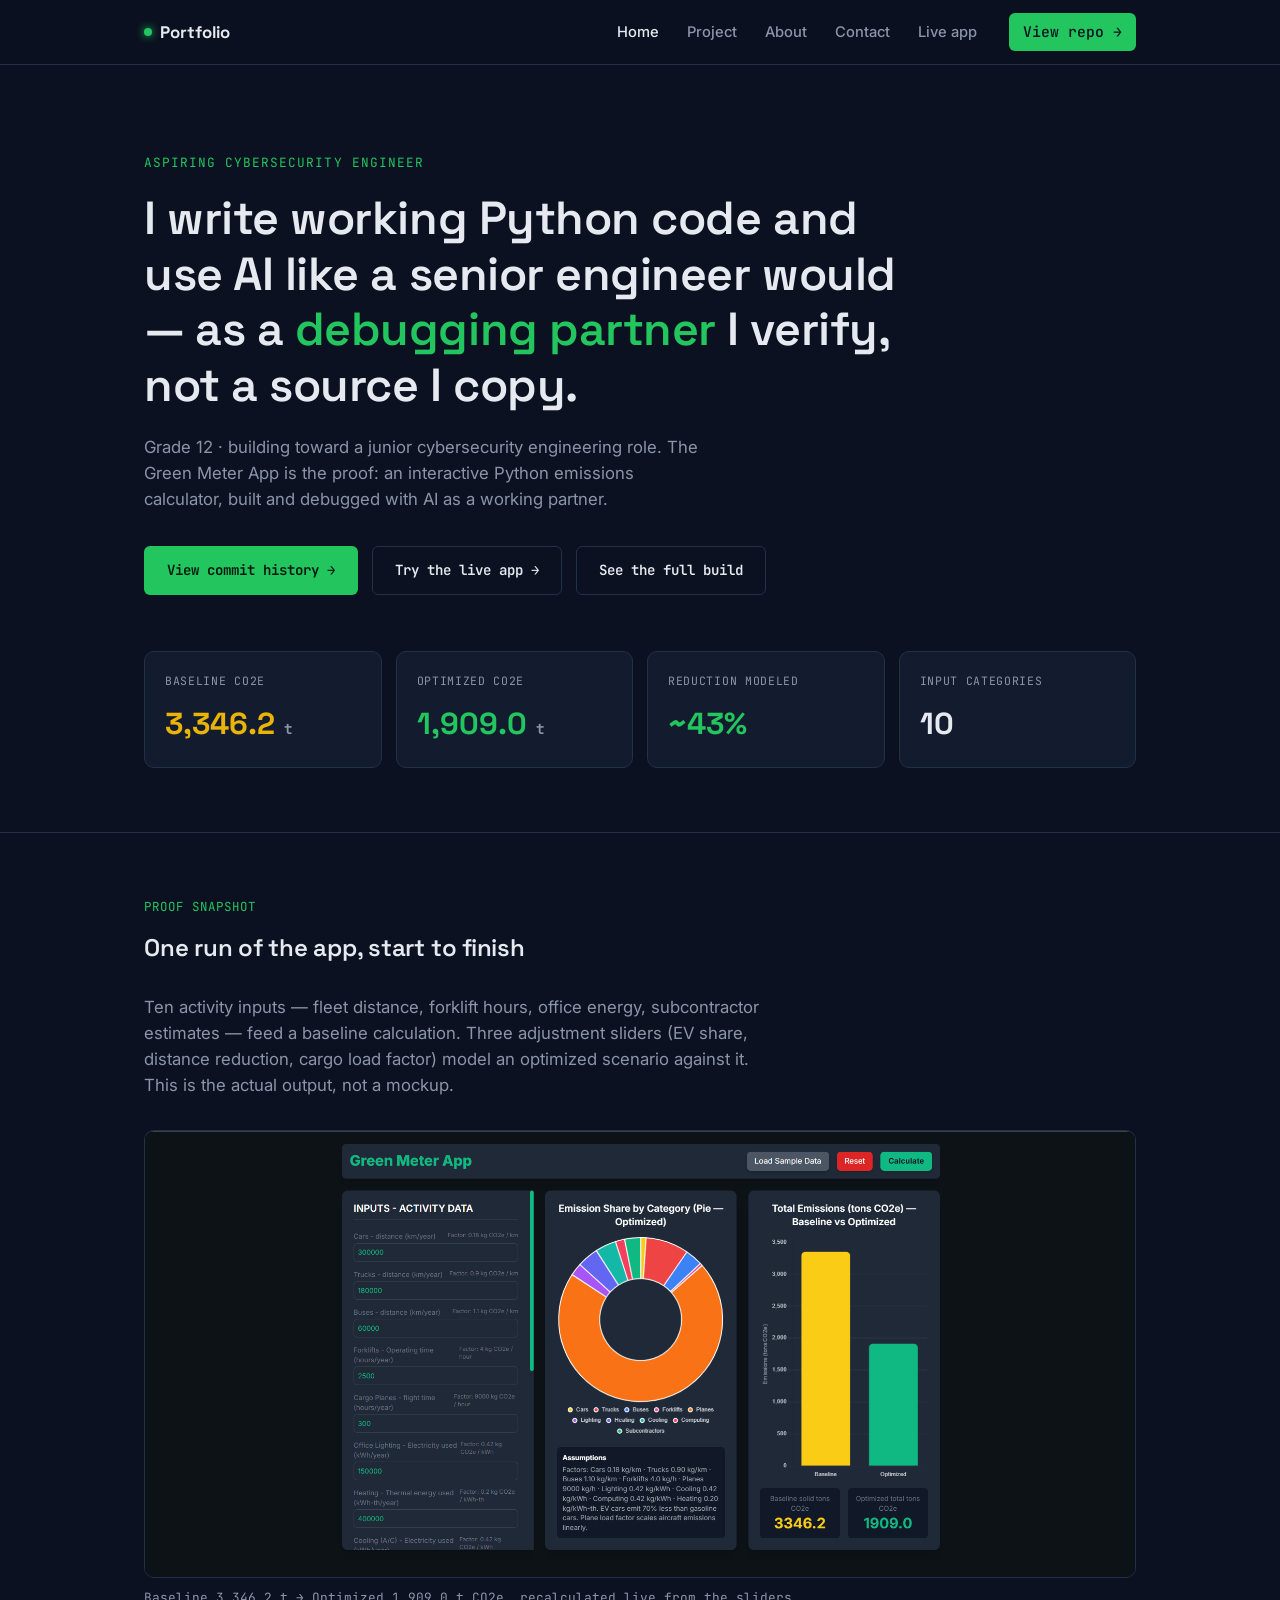
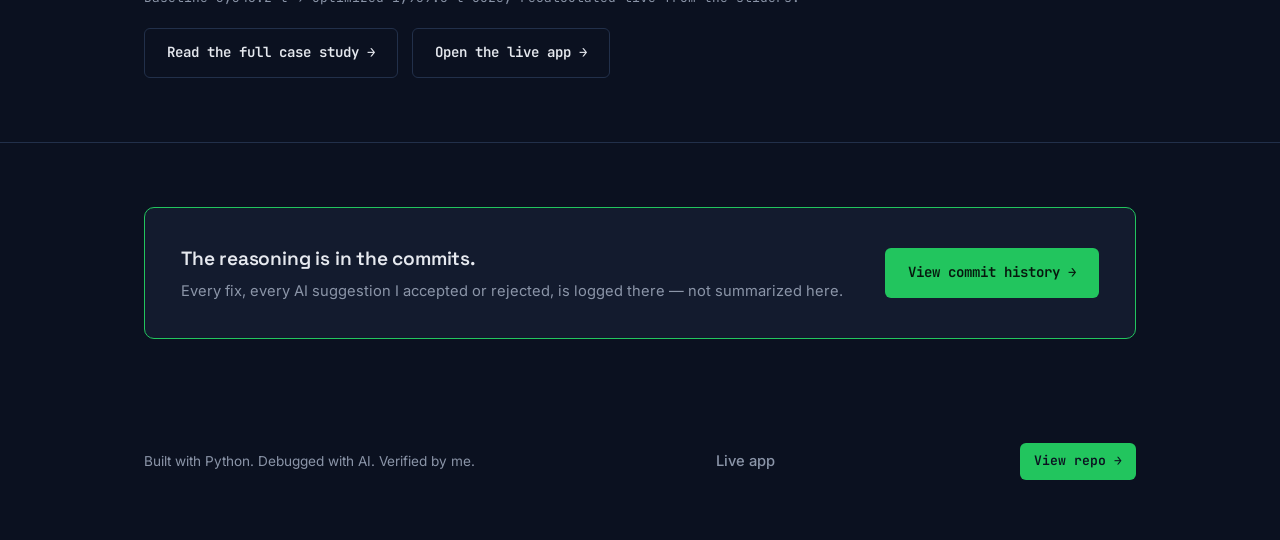
<file: index.html>
<!DOCTYPE html>
<html lang="en">
<head>
<meta charset="UTF-8">
<meta name="viewport" content="width=device-width, initial-scale=1.0">
<title>Portfolio — Green Meter App</title>
<meta name="description" content="I write working Python code and use AI like a senior engineer would — as a debugging partner, not a source I copy.">
<link rel="preconnect" href="https://fonts.googleapis.com">
<link href="https://fonts.googleapis.com/css2?family=Space+Grotesk:wght@500;600;700&family=Inter:wght@400;500;600&family=JetBrains+Mono:wght@400;500;600;700&display=swap" rel="stylesheet">
<link rel="stylesheet" href="style.css">
</head>
<body>

<nav>
  <div class="wrap">
    <a href="index.html" class="brand"><span class="dot"></span>Portfolio</a>
    <div class="nav-links">
      <a href="index.html" class="active">Home</a>
      <a href="project.html">Project</a>
      <a href="about.html">About</a>
      <a href="contact.html">Contact</a>
      <a href="https://green-meter.netlify.app/" class="nav-links-secondary-cta" target="_blank" rel="noopener" style="color:var(--text-muted);text-decoration:none;font-size:0.92rem;font-weight:500;margin-right:4px;">Live app</a>
      <a href="https://github.com/Shaikh-Ashmaan/greenmeter" class="nav-cta" target="_blank" rel="noopener">View repo →</a>
    </div>
  </div>
</nav>

<header class="hero">
  <div class="wrap">
    <div class="eyebrow">Aspiring Cybersecurity Engineer</div>
    <h1 class="claim">I write working Python code and use AI like a senior engineer would — as a <span class="accent">debugging partner</span> I verify, not a source I copy.</h1>
    <p class="subclaim">Grade 12 · building toward a junior cybersecurity engineering role. The Green Meter App is the proof: an interactive Python emissions calculator, built and debugged with AI as a working partner.</p>
    <div class="hero-actions">
      <a href="https://github.com/Shaikh-Ashmaan/greenmeter" class="btn btn-primary" target="_blank" rel="noopener">View commit history →</a>
      <a href="https://green-meter.netlify.app/" class="btn btn-secondary" target="_blank" rel="noopener">Try the live app →</a>
      <a href="project.html" class="btn btn-secondary">See the full build</a>
    </div>

    <div class="metric-row">
      <div class="metric-card">
        <div class="metric-label">Baseline CO2e</div>
        <div class="metric-value yellow">3,346.2<span class="mono" style="font-size:0.9rem;color:var(--text-muted);"> t</span></div>
      </div>
      <div class="metric-card">
        <div class="metric-label">Optimized CO2e</div>
        <div class="metric-value green">1,909.0<span class="mono" style="font-size:0.9rem;color:var(--text-muted);"> t</span></div>
      </div>
      <div class="metric-card">
        <div class="metric-label">Reduction modeled</div>
        <div class="metric-value green">~43%</div>
      </div>
      <div class="metric-card">
        <div class="metric-label">Input categories</div>
        <div class="metric-value">10</div>
      </div>
    </div>
  </div>
</header>

<section>
  <div class="wrap">
    <div class="section-label">Proof snapshot</div>
    <h2 class="section-title">One run of the app, start to finish</h2>
    <p class="lede">Ten activity inputs — fleet distance, forklift hours, office energy, subcontractor estimates — feed a baseline calculation. Three adjustment sliders (EV share, distance reduction, cargo load factor) model an optimized scenario against it. This is the actual output, not a mockup.</p>

    <div class="figure">
      <img src="images/optimized-result.png" alt="Green Meter App showing baseline 3346.2 tons CO2e reduced to optimized 1909.0 tons CO2e after applying reduction sliders">
      <div class="figure-caption">Baseline 3,346.2 t → Optimized 1,909.0 t CO2e, recalculated live from the sliders.</div>
    </div>

    <div class="hero-actions">
      <a href="project.html" class="btn btn-secondary">Read the full case study →</a>
      <a href="https://green-meter.netlify.app/" class="btn btn-secondary" target="_blank" rel="noopener">Open the live app →</a>
    </div>
  </div>
</section>

<section>
  <div class="wrap">
    <div class="cta-banner">
      <div>
        <h3>The reasoning is in the commits.</h3>
        <p>Every fix, every AI suggestion I accepted or rejected, is logged there — not summarized here.</p>
      </div>
      <a href="https://github.com/Shaikh-Ashmaan/greenmeter" class="btn btn-primary" target="_blank" rel="noopener">View commit history →</a>
    </div>
  </div>
</section>

<footer>
  <div class="wrap">
    <div class="footer-note">Built with Python. Debugged with AI. Verified by me.</div>
    <a href="https://green-meter.netlify.app/" class="nav-links-secondary-cta" target="_blank" rel="noopener" style="color:var(--text-muted);text-decoration:none;font-size:0.92rem;font-weight:500;margin-right:4px;">Live app</a>
      <a href="https://github.com/Shaikh-Ashmaan/greenmeter" class="nav-cta" target="_blank" rel="noopener">View repo →</a>
  </div>
</footer>

</body>
</html>
</file>
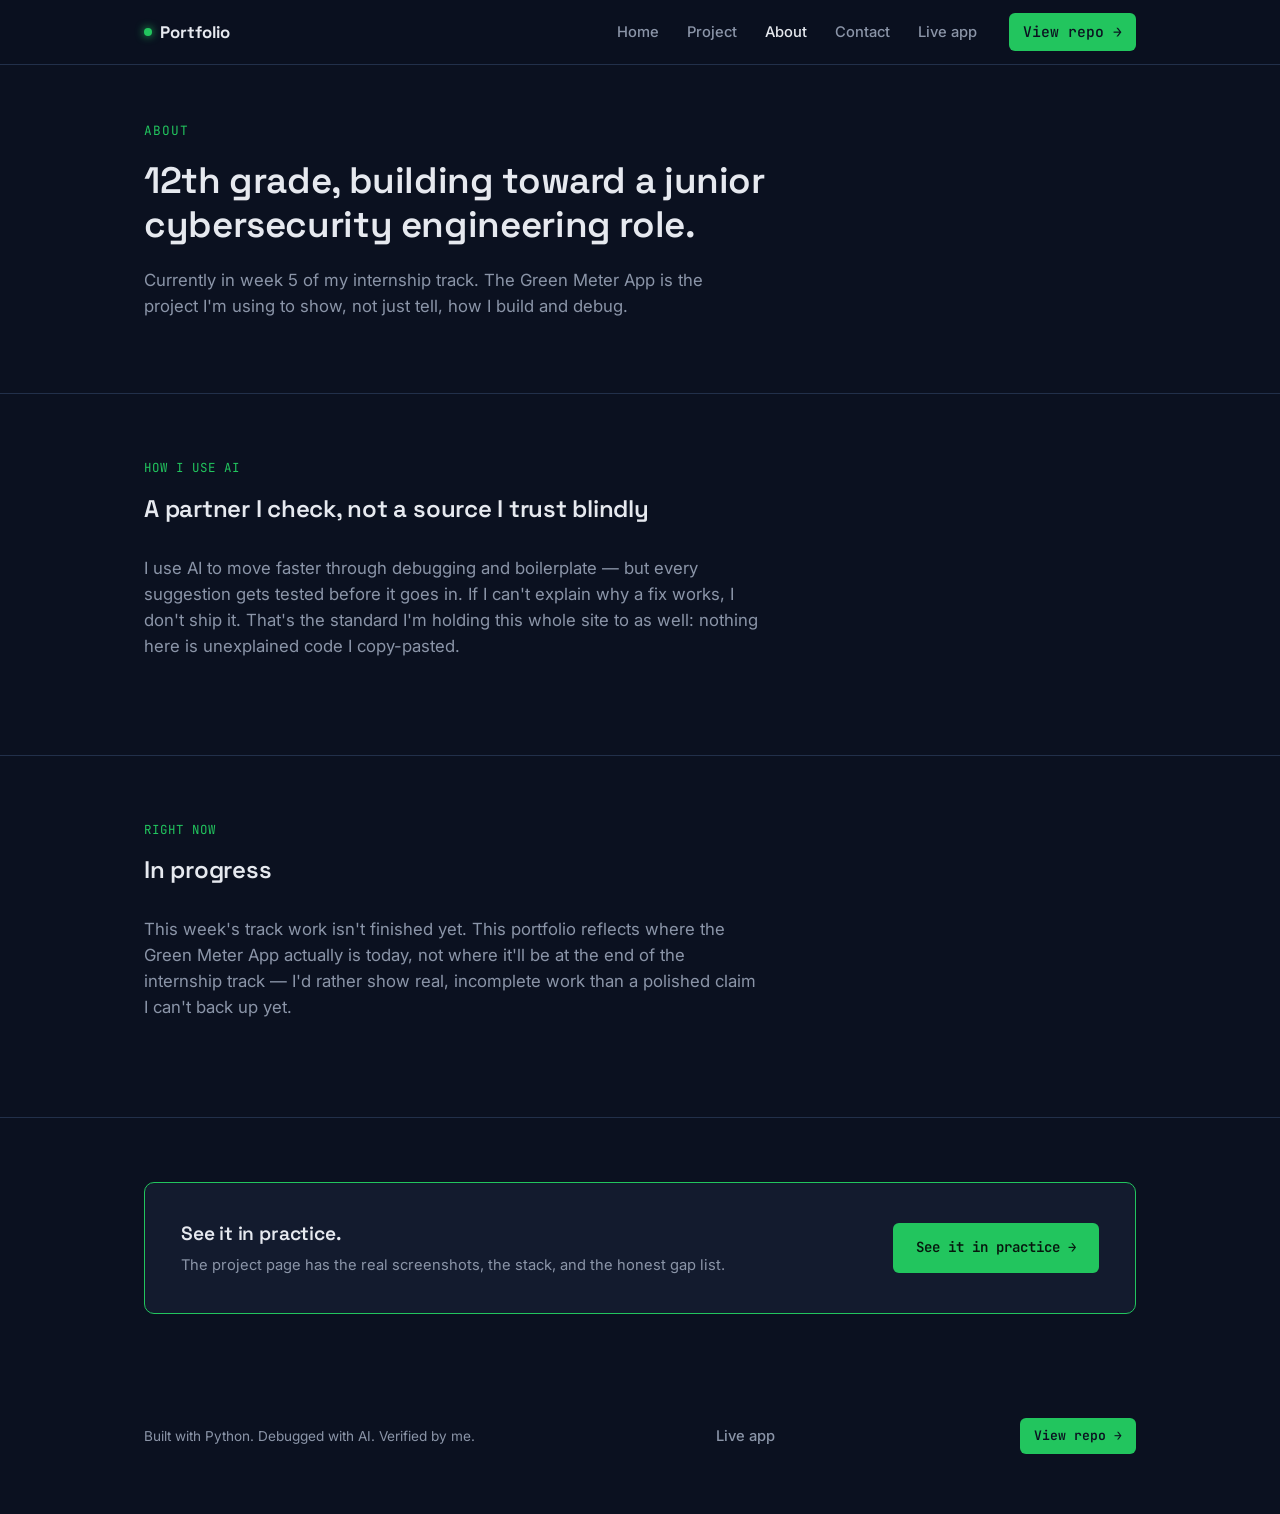
<file: about.html>
<!DOCTYPE html>
<html lang="en">
<head>
<meta charset="UTF-8">
<meta name="viewport" content="width=device-width, initial-scale=1.0">
<title>About — Portfolio</title>
<meta name="description" content="12th grade student building toward a junior cybersecurity engineering role. How I use AI as a build partner.">
<link rel="preconnect" href="https://fonts.googleapis.com">
<link href="https://fonts.googleapis.com/css2?family=Space+Grotesk:wght@500;600;700&family=Inter:wght@400;500;600&family=JetBrains+Mono:wght@400;500;600;700&display=swap" rel="stylesheet">
<link rel="stylesheet" href="style.css">
</head>
<body>

<nav>
  <div class="wrap">
    <a href="index.html" class="brand"><span class="dot"></span>Portfolio</a>
    <div class="nav-links">
      <a href="index.html">Home</a>
      <a href="project.html">Project</a>
      <a href="about.html" class="active">About</a>
      <a href="contact.html">Contact</a>
      <a href="https://green-meter.netlify.app/" class="nav-links-secondary-cta" target="_blank" rel="noopener" style="color:var(--text-muted);text-decoration:none;font-size:0.92rem;font-weight:500;margin-right:4px;">Live app</a>
      <a href="https://github.com/Shaikh-Ashmaan/greenmeter" class="nav-cta" target="_blank" rel="noopener">View repo →</a>
    </div>
  </div>
</nav>

<header class="hero" style="padding: 56px 0 40px;">
  <div class="wrap">
    <div class="eyebrow">About</div>
    <h1 class="claim" style="font-size: clamp(1.6rem, 3.4vw, 2.3rem);">12th grade, building toward a junior cybersecurity engineering role.</h1>
    <p class="subclaim">Currently in week 5 of my internship track. The Green Meter App is the project I'm using to show, not just tell, how I build and debug.</p>
  </div>
</header>

<section>
  <div class="wrap">
    <div class="section-label">How I use AI</div>
    <h2 class="section-title">A partner I check, not a source I trust blindly</h2>
    <p class="lede">I use AI to move faster through debugging and boilerplate — but every suggestion gets tested before it goes in. If I can't explain why a fix works, I don't ship it. That's the standard I'm holding this whole site to as well: nothing here is unexplained code I copy-pasted.</p>
  </div>
</section>

<section>
  <div class="wrap">
    <div class="section-label">Right now</div>
    <h2 class="section-title">In progress</h2>
    <p class="lede">This week's track work isn't finished yet. This portfolio reflects where the Green Meter App actually is today, not where it'll be at the end of the internship track — I'd rather show real, incomplete work than a polished claim I can't back up yet.</p>
  </div>
</section>

<section style="border-bottom:none;">
  <div class="wrap">
    <div class="cta-banner">
      <div>
        <h3>See it in practice.</h3>
        <p>The project page has the real screenshots, the stack, and the honest gap list.</p>
      </div>
      <a href="project.html" class="btn btn-primary">See it in practice →</a>
    </div>
  </div>
</section>

<footer>
  <div class="wrap">
    <div class="footer-note">Built with Python. Debugged with AI. Verified by me.</div>
    <a href="https://green-meter.netlify.app/" class="nav-links-secondary-cta" target="_blank" rel="noopener" style="color:var(--text-muted);text-decoration:none;font-size:0.92rem;font-weight:500;margin-right:4px;">Live app</a>
      <a href="https://github.com/Shaikh-Ashmaan/greenmeter" class="nav-cta" target="_blank" rel="noopener">View repo →</a>
  </div>
</footer>

</body>
</html>
</file>
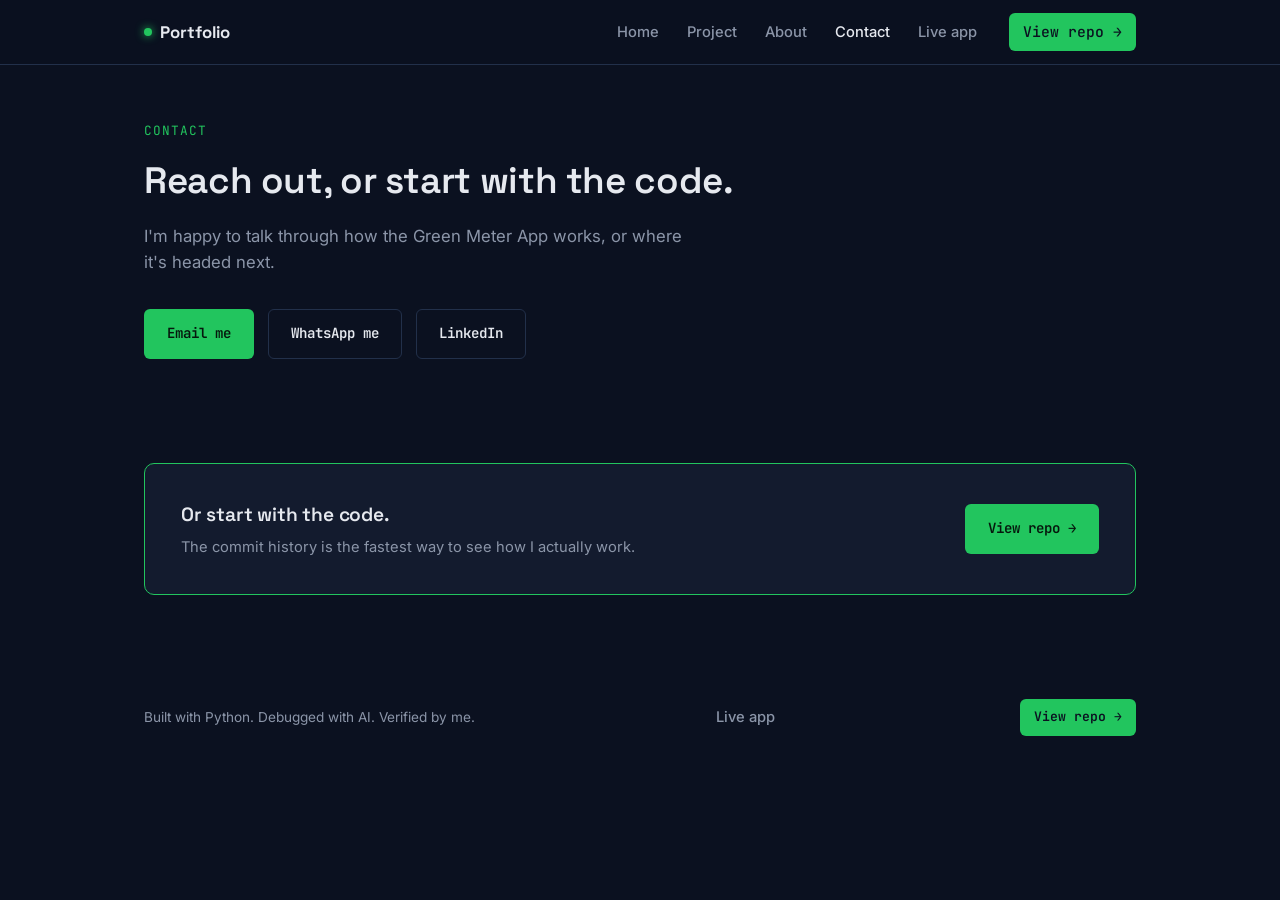
<file: contact.html>
<!DOCTYPE html>
<html lang="en">
<head>
<meta charset="UTF-8">
<meta name="viewport" content="width=device-width, initial-scale=1.0">
<title>Contact — Portfolio</title>
<meta name="description" content="Get in touch, or start with the code.">
<link rel="preconnect" href="https://fonts.googleapis.com">
<link href="https://fonts.googleapis.com/css2?family=Space+Grotesk:wght@500;600;700&family=Inter:wght@400;500;600&family=JetBrains+Mono:wght@400;500;600;700&display=swap" rel="stylesheet">
<link rel="stylesheet" href="style.css">
</head>
<body>

<nav>
  <div class="wrap">
    <a href="index.html" class="brand"><span class="dot"></span>Portfolio</a>
    <div class="nav-links">
      <a href="index.html">Home</a>
      <a href="project.html">Project</a>
      <a href="about.html">About</a>
      <a href="contact.html" class="active">Contact</a>
      <a href="https://green-meter.netlify.app/" class="nav-links-secondary-cta" target="_blank" rel="noopener" style="color:var(--text-muted);text-decoration:none;font-size:0.92rem;font-weight:500;margin-right:4px;">Live app</a>
      <a href="https://github.com/Shaikh-Ashmaan/greenmeter" class="nav-cta" target="_blank" rel="noopener">View repo →</a>
    </div>
  </div>
</nav>

<header class="hero" style="padding: 56px 0 40px; border-bottom: none;">
  <div class="wrap">
    <div class="eyebrow">Contact</div>
    <h1 class="claim" style="font-size: clamp(1.6rem, 3.4vw, 2.3rem);">Reach out, or start with the code.</h1>
    <p class="subclaim">I'm happy to talk through how the Green Meter App works, or where it's headed next.</p>

    <div class="hero-actions">
      <a href="mailto:shaikhashmaan1808@gmail.com" class="btn btn-primary">Email me</a>
      <a href="https://wa.me/971561354323" class="btn btn-secondary" target="_blank" rel="noopener">WhatsApp me</a>
      <a href="https://www.linkedin.com/in/shaikh-ashmaan-haroon-8a8985294/" class="btn btn-secondary" target="_blank" rel="noopener">LinkedIn</a>
    </div>
  </div>
</header>

<section style="border-bottom:none;">
  <div class="wrap">
    <div class="cta-banner">
      <div>
        <h3>Or start with the code.</h3>
        <p>The commit history is the fastest way to see how I actually work.</p>
      </div>
      <a href="https://github.com/Shaikh-Ashmaan/greenmeter" class="btn btn-primary" target="_blank" rel="noopener">View repo →</a>
    </div>
  </div>
</section>

<footer>
  <div class="wrap">
    <div class="footer-note">Built with Python. Debugged with AI. Verified by me.</div>
    <a href="https://green-meter.netlify.app/" class="nav-links-secondary-cta" target="_blank" rel="noopener" style="color:var(--text-muted);text-decoration:none;font-size:0.92rem;font-weight:500;margin-right:4px;">Live app</a>
      <a href="https://github.com/Shaikh-Ashmaan/greenmeter" class="nav-cta" target="_blank" rel="noopener">View repo →</a>
  </div>
</footer>

</body>
</html>
</file>
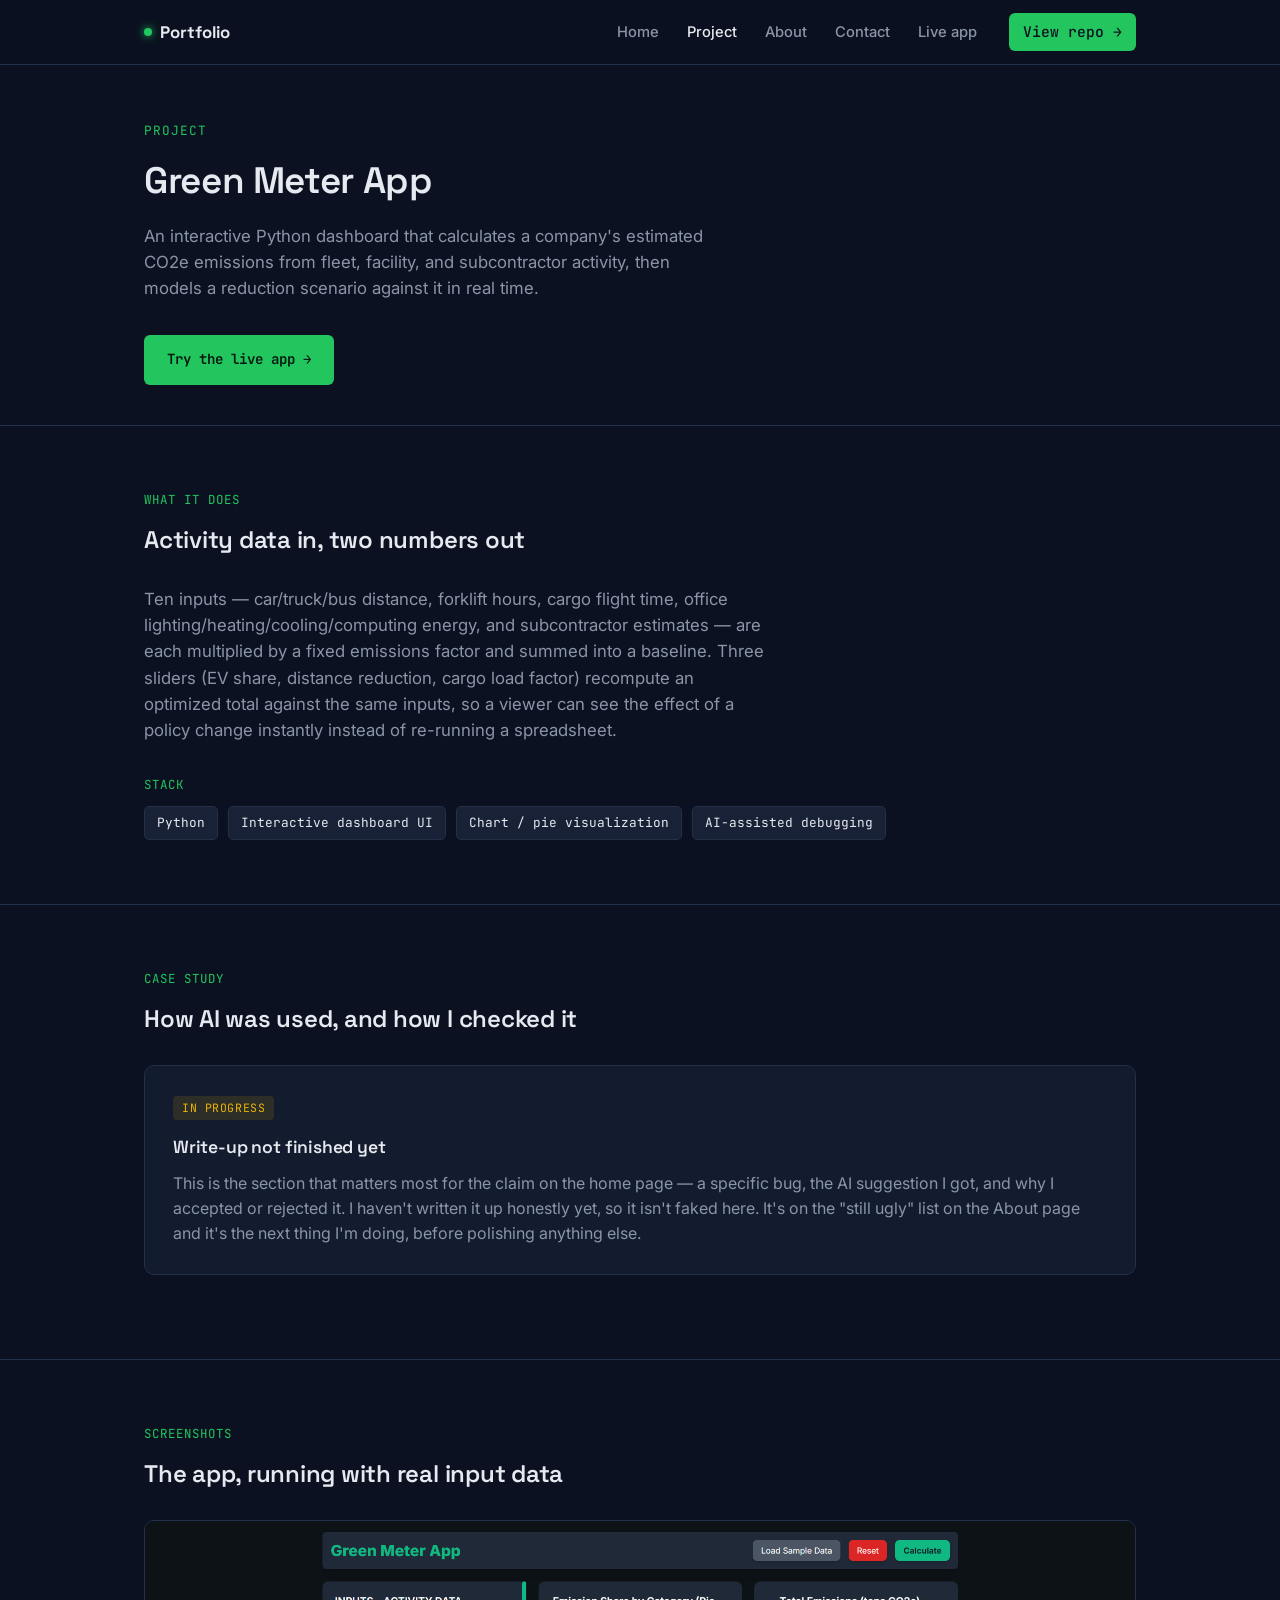
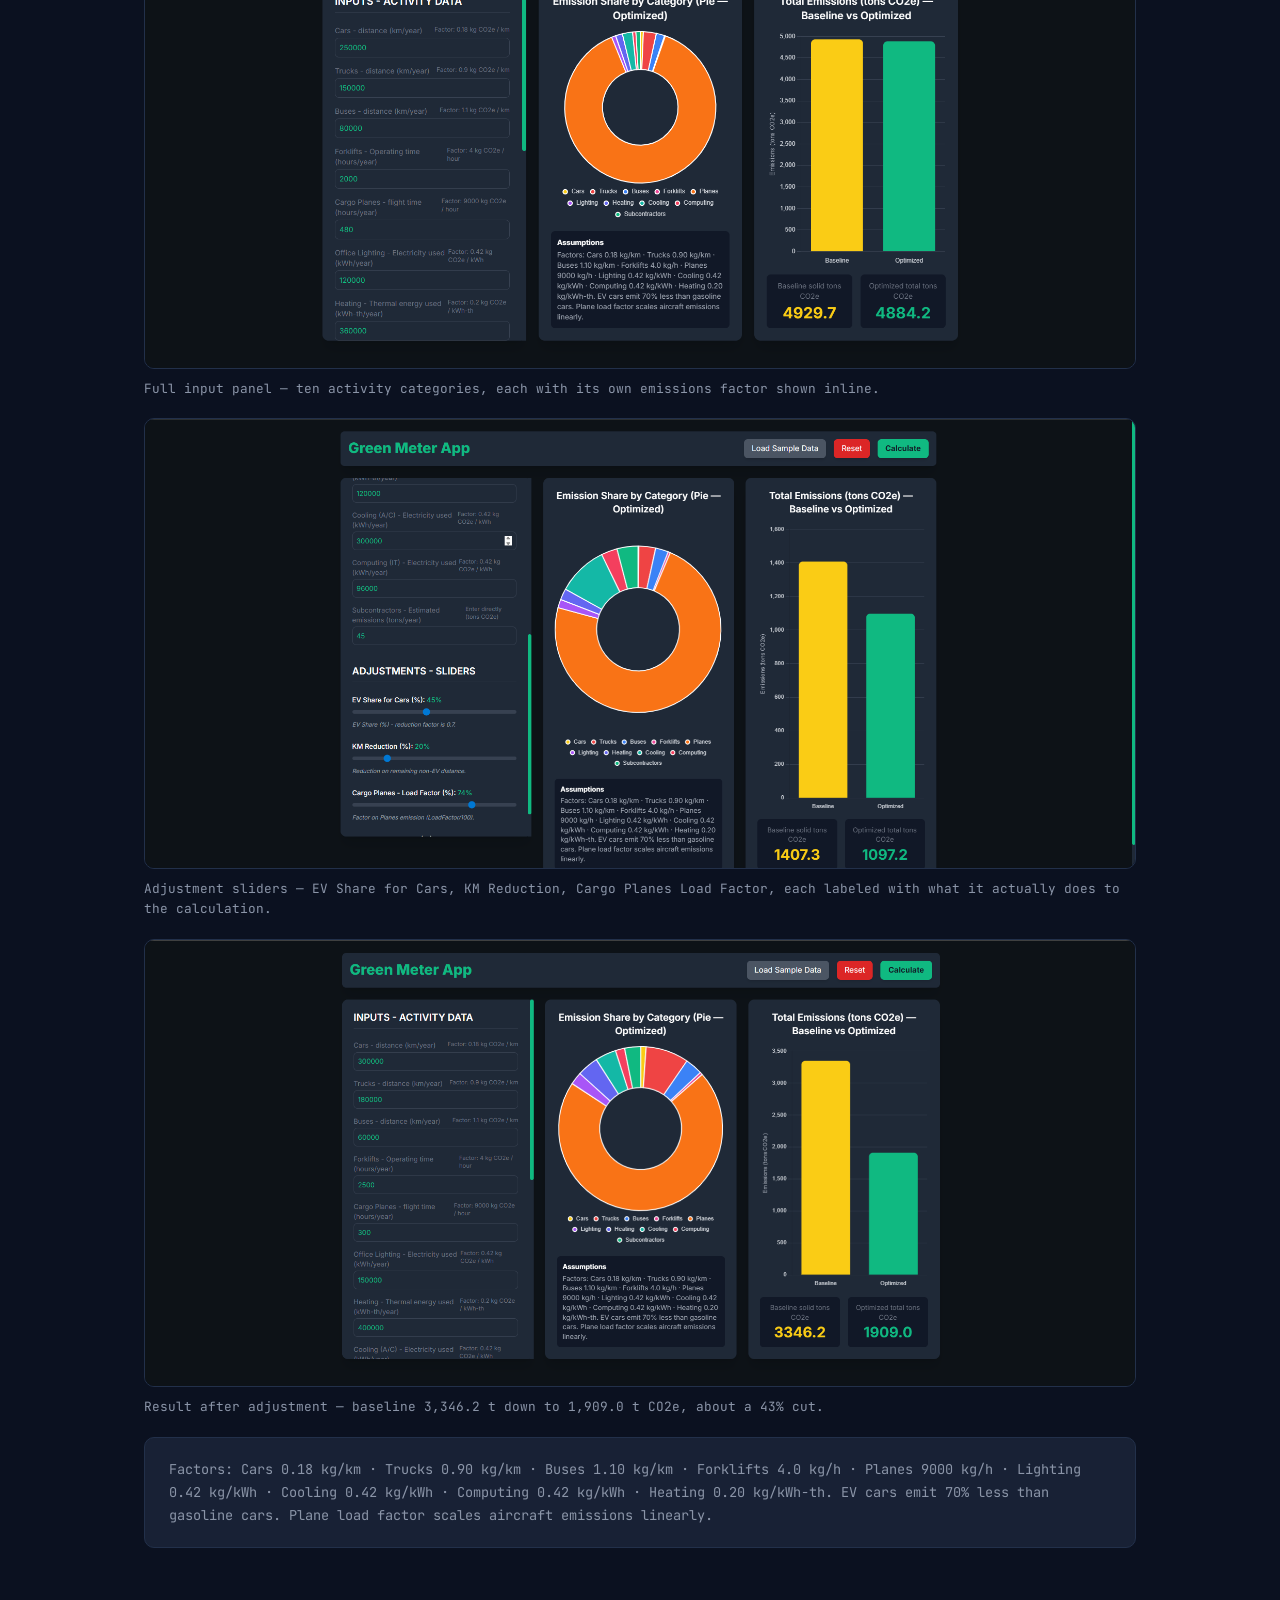
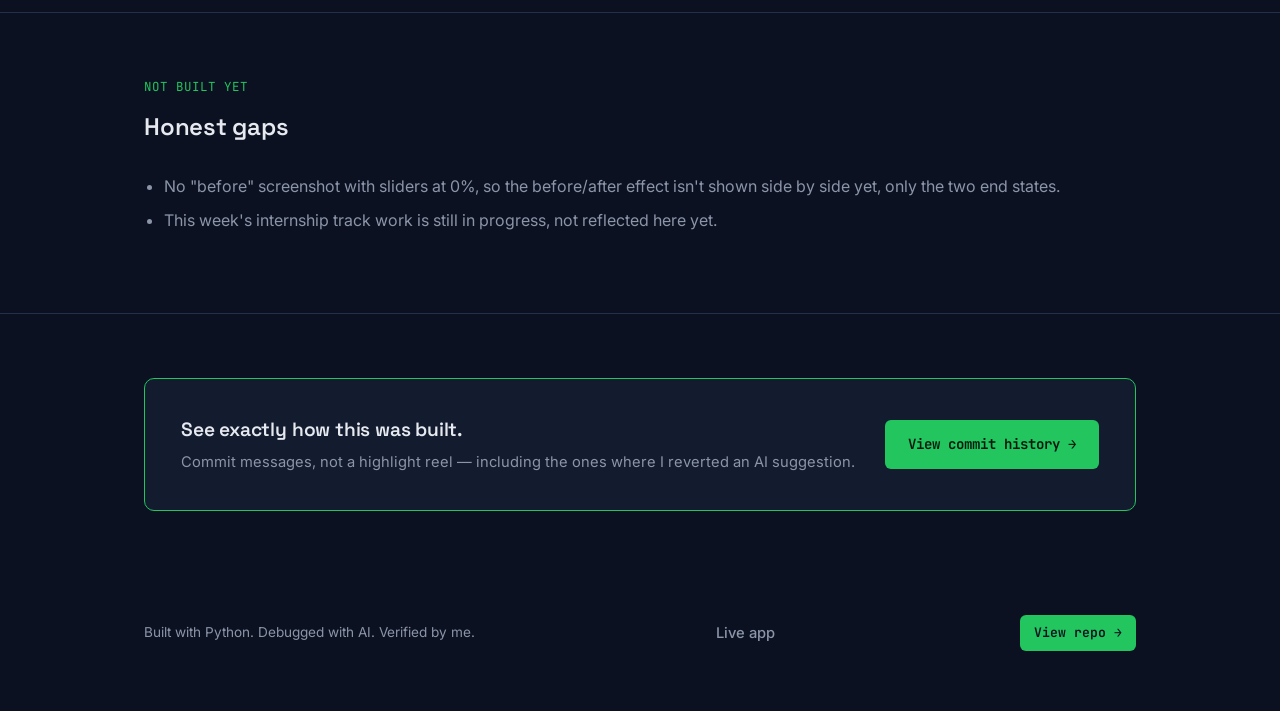
<file: project.html>
<!DOCTYPE html>
<html lang="en">
<head>
<meta charset="UTF-8">
<meta name="viewport" content="width=device-width, initial-scale=1.0">
<title>Green Meter App — Project</title>
<meta name="description" content="A Python-built interactive emissions calculator, and how AI was used to debug and build it.">
<link rel="preconnect" href="https://fonts.googleapis.com">
<link href="https://fonts.googleapis.com/css2?family=Space+Grotesk:wght@500;600;700&family=Inter:wght@400;500;600&family=JetBrains+Mono:wght@400;500;600;700&display=swap" rel="stylesheet">
<link rel="stylesheet" href="style.css">
</head>
<body>

<nav>
  <div class="wrap">
    <a href="index.html" class="brand"><span class="dot"></span>Portfolio</a>
    <div class="nav-links">
      <a href="index.html">Home</a>
      <a href="project.html" class="active">Project</a>
      <a href="about.html">About</a>
      <a href="contact.html">Contact</a>
      <a href="https://green-meter.netlify.app/" class="nav-links-secondary-cta" target="_blank" rel="noopener" style="color:var(--text-muted);text-decoration:none;font-size:0.92rem;font-weight:500;margin-right:4px;">Live app</a>
      <a href="https://github.com/Shaikh-Ashmaan/greenmeter" class="nav-cta" target="_blank" rel="noopener">View repo →</a>
    </div>
  </div>
</nav>

<header class="hero" style="padding: 56px 0 40px;">
  <div class="wrap">
    <div class="eyebrow">Project</div>
    <h1 class="claim" style="font-size: clamp(1.6rem, 3.4vw, 2.3rem);">Green Meter App</h1>
    <p class="subclaim">An interactive Python dashboard that calculates a company's estimated CO2e emissions from fleet, facility, and subcontractor activity, then models a reduction scenario against it in real time.</p>
    <div class="hero-actions">
      <a href="https://green-meter.netlify.app/" class="btn btn-primary" target="_blank" rel="noopener">Try the live app →</a>
    </div>
  </div>
</header>

<section>
  <div class="wrap">
    <div class="section-label">What it does</div>
    <h2 class="section-title">Activity data in, two numbers out</h2>
    <p class="lede">Ten inputs — car/truck/bus distance, forklift hours, cargo flight time, office lighting/heating/cooling/computing energy, and subcontractor estimates — are each multiplied by a fixed emissions factor and summed into a baseline. Three sliders (EV share, distance reduction, cargo load factor) recompute an optimized total against the same inputs, so a viewer can see the effect of a policy change instantly instead of re-running a spreadsheet.</p>

    <div class="section-label" style="margin-top:8px;">Stack</div>
    <ul class="stack-list">
      <li>Python</li>
      <li>Interactive dashboard UI</li>
      <li>Chart / pie visualization</li>
      <li>AI-assisted debugging</li>
    </ul>
  </div>
</section>

<section>
  <div class="wrap">
    <div class="section-label">Case study</div>
    <h2 class="section-title">How AI was used, and how I checked it</h2>

    <div class="case-block">
      <span class="status-tag progress">In progress</span>
      <h3>Write-up not finished yet</h3>
      <p>This is the section that matters most for the claim on the home page — a specific bug, the AI suggestion I got, and why I accepted or rejected it. I haven't written it up honestly yet, so it isn't faked here. It's on the "still ugly" list on the About page and it's the next thing I'm doing, before polishing anything else.</p>
    </div>
  </div>
</section>

<section>
  <div class="wrap">
    <div class="section-label">Screenshots</div>
    <h2 class="section-title">The app, running with real input data</h2>

    <div class="figure">
      <img src="images/inputs-baseline.png" alt="Green Meter App input panel with ten activity data fields, plus emission share pie chart and baseline vs optimized bar chart">
      <div class="figure-caption">Full input panel — ten activity categories, each with its own emissions factor shown inline.</div>
    </div>

    <div class="figure">
      <img src="images/sliders-detail.png" alt="Green Meter App adjustment sliders for EV share, KM reduction, and cargo plane load factor">
      <div class="figure-caption">Adjustment sliders — EV Share for Cars, KM Reduction, Cargo Planes Load Factor, each labeled with what it actually does to the calculation.</div>
    </div>

    <div class="figure">
      <img src="images/optimized-result.png" alt="Green Meter App showing baseline 3346.2 tons CO2e reduced to optimized 1909.0 tons CO2e">
      <div class="figure-caption">Result after adjustment — baseline 3,346.2 t down to 1,909.0 t CO2e, about a 43% cut.</div>
    </div>

    <div class="assumptions">
      Factors: Cars 0.18 kg/km · Trucks 0.90 kg/km · Buses 1.10 kg/km · Forklifts 4.0 kg/h · Planes 9000 kg/h · Lighting 0.42 kg/kWh · Cooling 0.42 kg/kWh · Computing 0.42 kg/kWh · Heating 0.20 kg/kWh-th. EV cars emit 70% less than gasoline cars. Plane load factor scales aircraft emissions linearly.
    </div>
  </div>
</section>

<section>
  <div class="wrap">
    <div class="section-label">Not built yet</div>
    <h2 class="section-title">Honest gaps</h2>
    <ul class="plain-list">
      <li>No "before" screenshot with sliders at 0%, so the before/after effect isn't shown side by side yet, only the two end states.</li>
      <li>This week's internship track work is still in progress, not reflected here yet.</li>
    </ul>
  </div>
</section>

<section style="border-bottom:none;">
  <div class="wrap">
    <div class="cta-banner">
      <div>
        <h3>See exactly how this was built.</h3>
        <p>Commit messages, not a highlight reel — including the ones where I reverted an AI suggestion.</p>
      </div>
      <a href="https://github.com/Shaikh-Ashmaan/greenmeter" class="btn btn-primary" target="_blank" rel="noopener">View commit history →</a>
    </div>
  </div>
</section>

<footer>
  <div class="wrap">
    <div class="footer-note">Built with Python. Debugged with AI. Verified by me.</div>
    <a href="https://green-meter.netlify.app/" class="nav-links-secondary-cta" target="_blank" rel="noopener" style="color:var(--text-muted);text-decoration:none;font-size:0.92rem;font-weight:500;margin-right:4px;">Live app</a>
      <a href="https://github.com/Shaikh-Ashmaan/greenmeter" class="nav-cta" target="_blank" rel="noopener">View repo →</a>
  </div>
</footer>

</body>
</html>
</file>
<file: style.css>
/* ===== Design tokens ===== */
:root {
  --bg: #0b1120;
  --surface: #131b2e;
  --surface-2: #182135;
  --border: #22304a;
  --text: #e6e9ef;
  --text-muted: #8b95a8;
  --green: #22c55e;
  --green-dim: #16a34a;
  --yellow: #eab308;
  --radius: 10px;
}

* { box-sizing: border-box; }

html { scroll-behavior: smooth; }

body {
  margin: 0;
  background: var(--bg);
  color: var(--text);
  font-family: 'Inter', -apple-system, sans-serif;
  line-height: 1.55;
  -webkit-font-smoothing: antialiased;
}

h1, h2, h3, .display {
  font-family: 'Space Grotesk', 'Inter', sans-serif;
  font-weight: 600;
  letter-spacing: -0.01em;
  margin: 0;
}

.mono {
  font-family: 'JetBrains Mono', monospace;
}

a { color: inherit; }

img { max-width: 100%; display: block; border-radius: var(--radius); }

/* ===== Layout shell ===== */
.wrap {
  max-width: 1040px;
  margin: 0 auto;
  padding: 0 24px;
}

/* ===== Nav ===== */
nav {
  position: sticky;
  top: 0;
  z-index: 10;
  background: rgba(11, 17, 32, 0.92);
  backdrop-filter: blur(8px);
  border-bottom: 1px solid var(--border);
}

nav .wrap {
  display: flex;
  align-items: center;
  justify-content: space-between;
  height: 64px;
}

.brand {
  font-family: 'Space Grotesk', sans-serif;
  font-weight: 700;
  font-size: 1.05rem;
  color: var(--text);
  text-decoration: none;
  display: flex;
  align-items: center;
  gap: 8px;
}

.brand .dot {
  width: 8px;
  height: 8px;
  border-radius: 50%;
  background: var(--green);
  box-shadow: 0 0 8px var(--green);
}

.nav-links {
  display: flex;
  align-items: center;
  gap: 28px;
}

.nav-links a {
  text-decoration: none;
  color: var(--text-muted);
  font-size: 0.92rem;
  font-weight: 500;
  transition: color 0.15s;
}

.nav-links a:hover,
.nav-links a.active {
  color: var(--text);
}

.nav-cta {
  font-family: 'JetBrains Mono', monospace;
  font-size: 0.82rem;
  font-weight: 600;
  color: var(--bg) !important;
  background: var(--green);
  padding: 8px 14px;
  border-radius: 6px;
  text-decoration: none;
  white-space: nowrap;
  transition: background 0.15s;
}

.nav-cta:hover { background: var(--green-dim); }

/* ===== Buttons ===== */
.btn {
  display: inline-flex;
  align-items: center;
  gap: 8px;
  font-family: 'JetBrains Mono', monospace;
  font-size: 0.88rem;
  font-weight: 600;
  text-decoration: none;
  padding: 13px 22px;
  border-radius: 6px;
  border: 1px solid transparent;
  transition: transform 0.12s, background 0.15s;
}

.btn:hover { transform: translateY(-1px); }

.btn-primary {
  background: var(--green);
  color: #06170d;
}
.btn-primary:hover { background: var(--green-dim); }

.btn-secondary {
  background: transparent;
  border-color: var(--border);
  color: var(--text);
}
.btn-secondary:hover { border-color: var(--green); }

/* ===== Hero ===== */
.hero {
  padding: 88px 0 64px;
  border-bottom: 1px solid var(--border);
}

.eyebrow {
  font-family: 'JetBrains Mono', monospace;
  font-size: 0.8rem;
  color: var(--green);
  text-transform: uppercase;
  letter-spacing: 0.08em;
  margin-bottom: 18px;
}

.claim {
  font-size: clamp(1.9rem, 4vw, 2.9rem);
  line-height: 1.2;
  max-width: 780px;
  margin-bottom: 20px;
}

.claim .accent { color: var(--green); }

.subclaim {
  color: var(--text-muted);
  font-size: 1.05rem;
  max-width: 560px;
  margin-bottom: 34px;
}

.hero-actions {
  display: flex;
  gap: 14px;
  flex-wrap: wrap;
}

/* ===== Metric card row (signature element, echoes the app's own UI) ===== */
.metric-row {
  display: grid;
  grid-template-columns: repeat(auto-fit, minmax(150px, 1fr));
  gap: 14px;
  margin-top: 56px;
}

.metric-card {
  background: var(--surface);
  border: 1px solid var(--border);
  border-radius: var(--radius);
  padding: 20px;
}

.metric-label {
  font-family: 'JetBrains Mono', monospace;
  font-size: 0.72rem;
  color: var(--text-muted);
  text-transform: uppercase;
  letter-spacing: 0.06em;
  margin-bottom: 10px;
}

.metric-value {
  font-family: 'Space Grotesk', sans-serif;
  font-size: 1.9rem;
  font-weight: 700;
}

.metric-value.green { color: var(--green); }
.metric-value.yellow { color: var(--yellow); }

/* ===== Sections ===== */
section { padding: 64px 0; border-bottom: 1px solid var(--border); }
section:last-of-type { border-bottom: none; }

.section-label {
  font-family: 'JetBrains Mono', monospace;
  font-size: 0.78rem;
  color: var(--green);
  text-transform: uppercase;
  letter-spacing: 0.08em;
  margin-bottom: 12px;
}

.section-title {
  font-size: 1.5rem;
  margin-bottom: 28px;
}

.lede {
  font-size: 1.05rem;
  color: var(--text-muted);
  max-width: 620px;
  margin-bottom: 32px;
}

/* ===== Case study blocks ===== */
.case-block {
  background: var(--surface);
  border: 1px solid var(--border);
  border-radius: var(--radius);
  padding: 28px;
  margin-bottom: 20px;
}

.case-block h3 {
  font-size: 1.1rem;
  margin-bottom: 10px;
}

.case-block p {
  color: var(--text-muted);
  margin: 0;
}

.figure {
  margin-bottom: 20px;
}

.figure img {
  border: 1px solid var(--border);
}

.figure-caption {
  font-family: 'JetBrains Mono', monospace;
  font-size: 0.8rem;
  color: var(--text-muted);
  margin-top: 10px;
}

.status-tag {
  display: inline-block;
  font-family: 'JetBrains Mono', monospace;
  font-size: 0.72rem;
  text-transform: uppercase;
  letter-spacing: 0.05em;
  padding: 3px 9px;
  border-radius: 4px;
  margin-bottom: 14px;
}

.status-tag.done { background: rgba(34,197,94,0.12); color: var(--green); }
.status-tag.progress { background: rgba(234,179,8,0.12); color: var(--yellow); }

/* ===== Assumptions / factor list styling, echoes app ===== */
.assumptions {
  background: var(--surface-2);
  border: 1px solid var(--border);
  border-radius: var(--radius);
  padding: 20px 24px;
  font-family: 'JetBrains Mono', monospace;
  font-size: 0.85rem;
  color: var(--text-muted);
  line-height: 1.7;
}

/* ===== CTA banner ===== */
.cta-banner {
  background: var(--surface);
  border: 1px solid var(--green);
  border-radius: var(--radius);
  padding: 36px;
  text-align: left;
  display: flex;
  align-items: center;
  justify-content: space-between;
  gap: 24px;
  flex-wrap: wrap;
}

.cta-banner h3 {
  font-size: 1.2rem;
  margin-bottom: 6px;
}

.cta-banner p {
  color: var(--text-muted);
  margin: 0;
  font-size: 0.92rem;
}

/* ===== Lists ===== */
.stack-list {
  list-style: none;
  padding: 0;
  margin: 0;
  display: flex;
  flex-wrap: wrap;
  gap: 10px;
}

.stack-list li {
  font-family: 'JetBrains Mono', monospace;
  font-size: 0.8rem;
  background: var(--surface-2);
  border: 1px solid var(--border);
  color: var(--text);
  padding: 6px 12px;
  border-radius: 5px;
}

.ugly-list, .plain-list {
  padding-left: 20px;
  color: var(--text-muted);
}

.ugly-list li, .plain-list li {
  margin-bottom: 10px;
}

/* ===== Footer ===== */
footer {
  padding: 40px 0 60px;
}

footer .wrap {
  display: flex;
  align-items: center;
  justify-content: space-between;
  flex-wrap: wrap;
  gap: 16px;
}

.footer-note {
  color: var(--text-muted);
  font-size: 0.85rem;
}

/* ===== Responsive ===== */
@media (max-width: 640px) {
  .nav-links { gap: 16px; }
  .nav-links a:not(.nav-cta) { display: none; }
  .hero { padding: 56px 0 40px; }
  .cta-banner { flex-direction: column; align-items: flex-start; }
}

/* ===== Focus states ===== */
a:focus-visible, button:focus-visible {
  outline: 2px solid var(--green);
  outline-offset: 2px;
}

@media (prefers-reduced-motion: reduce) {
  * { scroll-behavior: auto !important; transition: none !important; }
}
</file>
